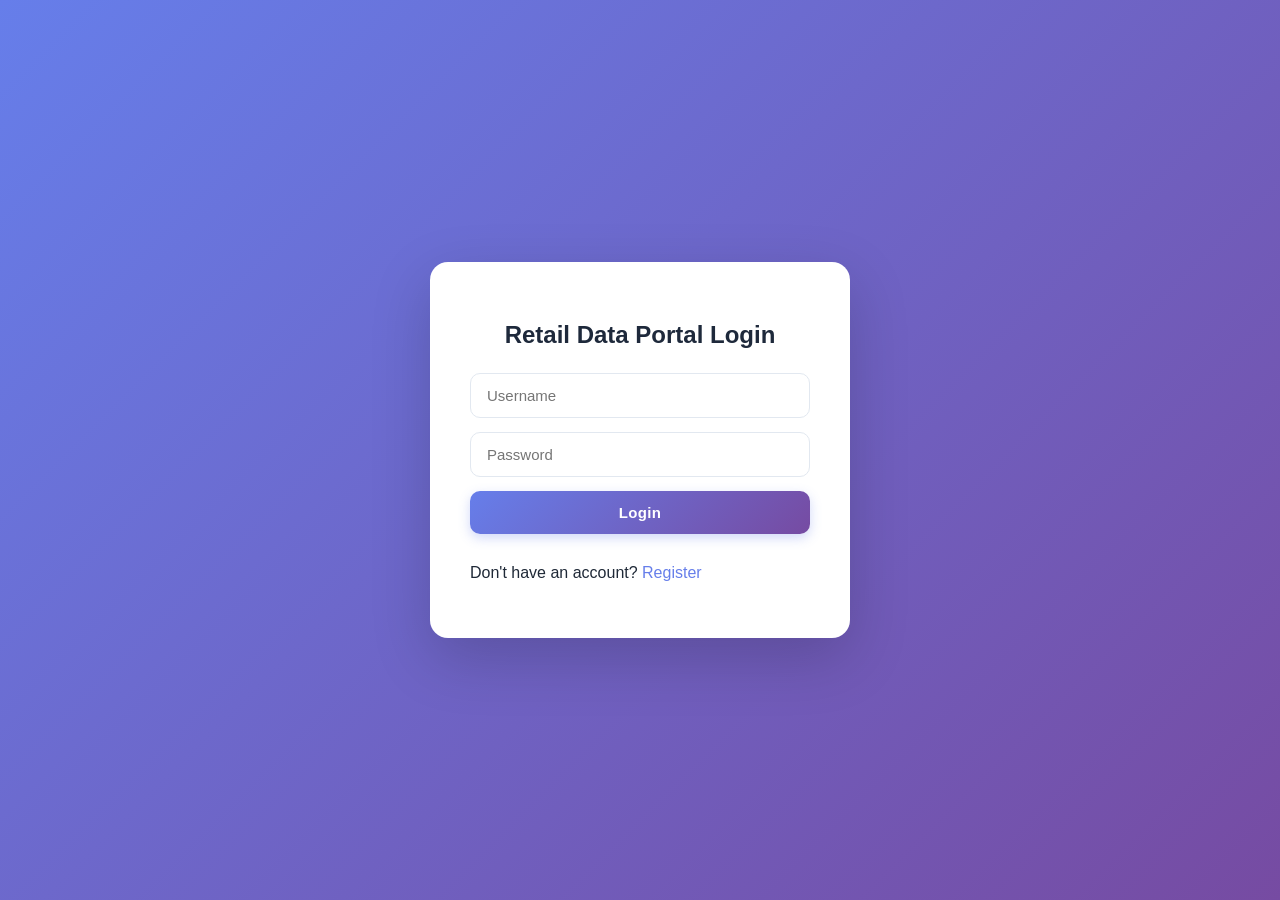
<file: index.html>
<!DOCTYPE html>
<html>
<head>
    <title>Login</title>
    <link rel="stylesheet" href="style.css">
</head>
<body class="center-page">
    <div class="card">
        <h2>Retail Data Portal Login</h2>
        <input type="text" id="loginUsername" placeholder="Username">
        <input type="password" id="loginPassword" placeholder="Password">
        <button onclick="loginUser()">Login</button>
        <p>Don't have an account? <a href="register.html">Register</a></p>
    </div>
    <script src="script.js"></script>
</body>
</html>
</file>
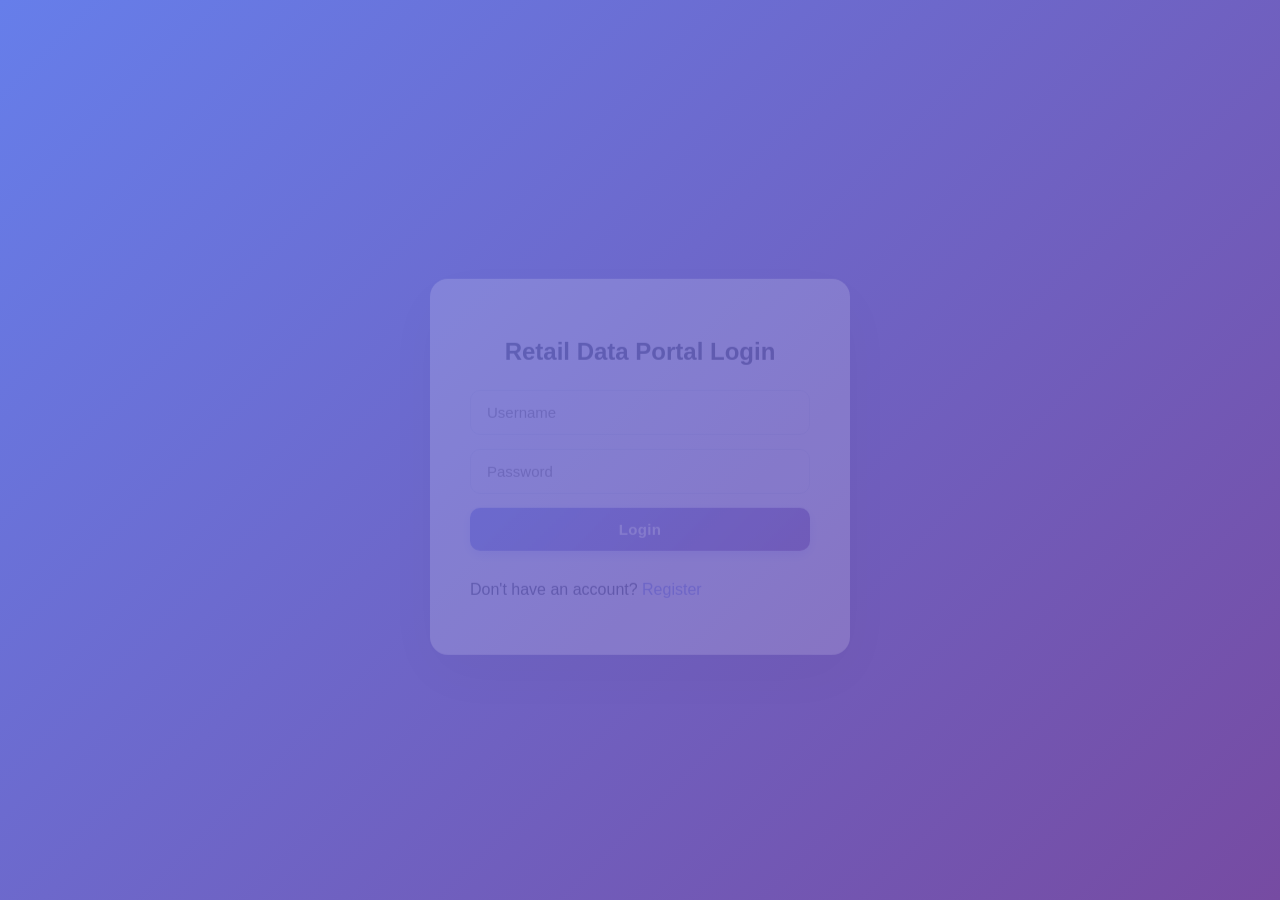
<file: portal.html>
<!DOCTYPE html>
<html>
<head>
    <title>Portal</title>
    <link rel="stylesheet" href="style.css">
</head>
<body onload="loadPortalUser()">
    <div class="topbar">
        <div>Welcome, <span id="welcomeUser"></span></div>
        <button onclick="logoutUser()">Logout</button>
    </div>

    <div class="page-container">
        <div class="option-grid">
            <div class="option-box">
                <h3>Explore Dashboard Insights</h3>
                <button onclick="window.location.href='dashboard.html'">Open Dashboard</button>
            </div>
            <div class="option-box">
                <h3>Search Data</h3>
                <button onclick="window.location.href='search.html'">Search Household Data</button>
            </div>
            <div class="option-box">
                <h3>Upload New Data</h3>
                <button onclick="window.location.href='upload.html'">Upload Files</button>
            </div>
        </div>
    </div>

    <script src="script.js"></script>
</body>
</html>
</file>
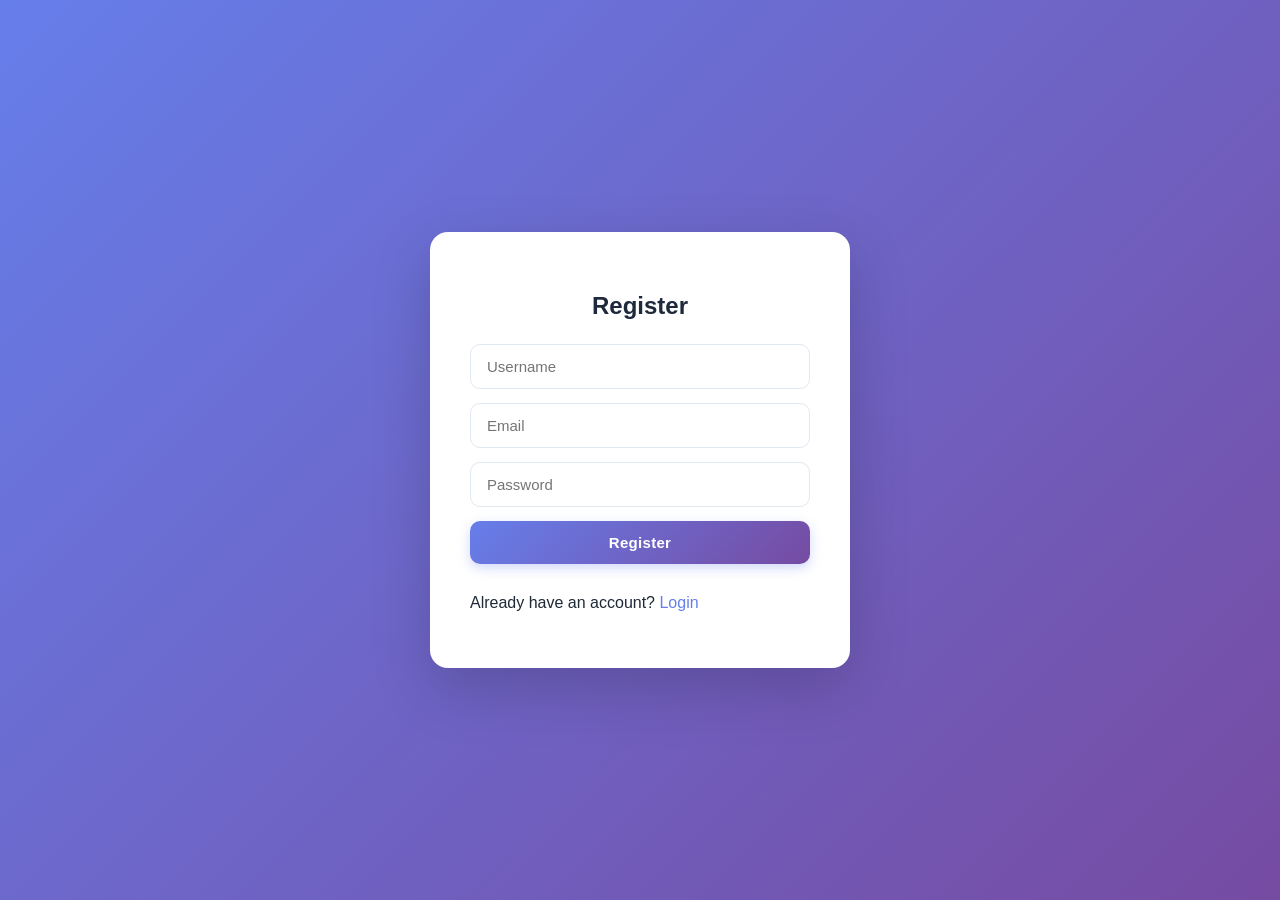
<file: register.html>
<!DOCTYPE html>
<html>
<head>
    <title>Register</title>
    <link rel="stylesheet" href="style.css">
</head>
<body class="center-page">
    <div class="card">
        <h2>Register</h2>
        <input type="text" id="regUsername" placeholder="Username">
        <input type="email" id="regEmail" placeholder="Email">
        <input type="password" id="regPassword" placeholder="Password">
        <button onclick="registerUser()">Register</button>
        <p>Already have an account? <a href="index.html">Login</a></p>
    </div>
    <script src="script.js"></script>
</body>
</html>
</file>
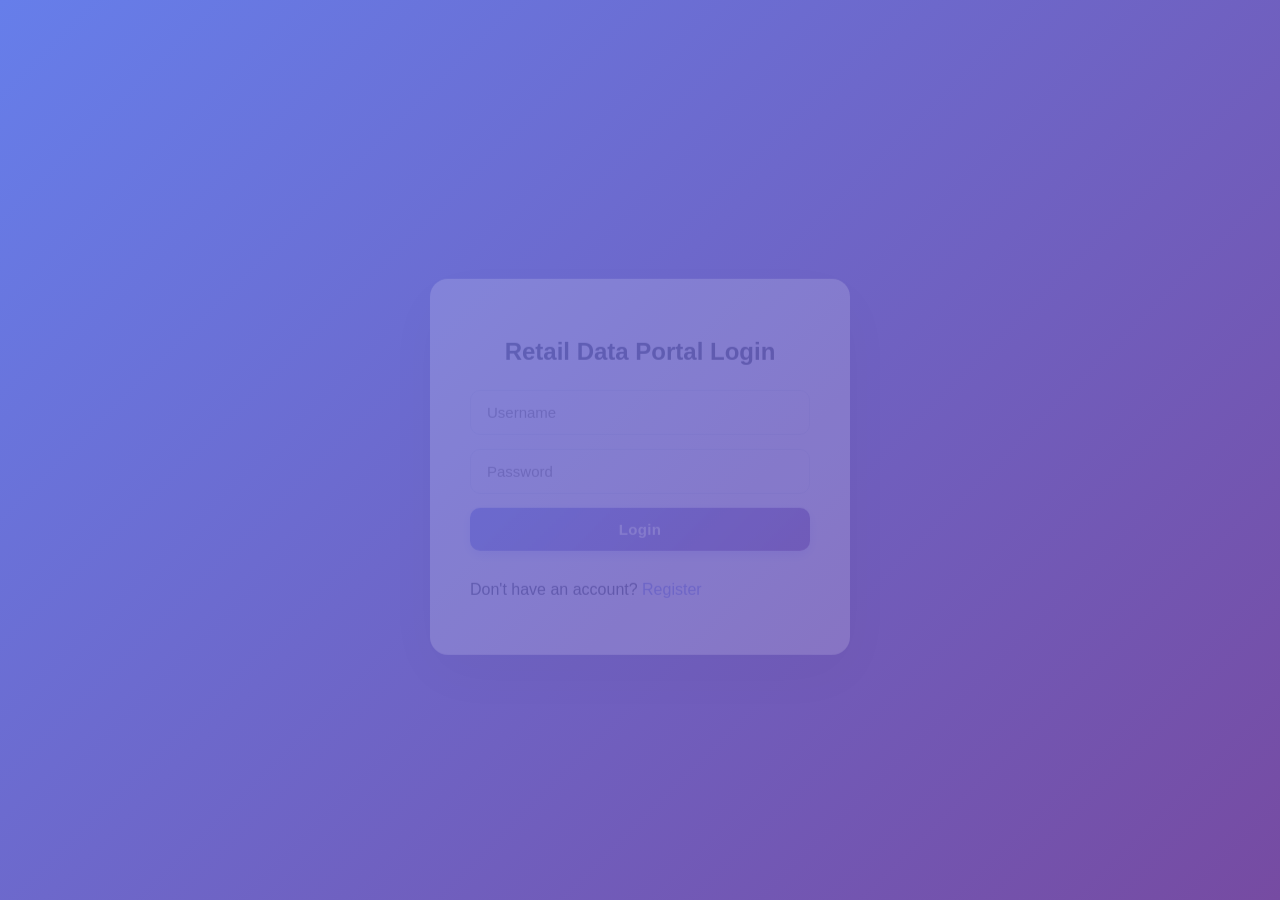
<file: search.html>
<!DOCTYPE html>
<html>
<head>
    <title>Search Data</title>
    <link rel="stylesheet" href="style.css">
</head>
<body onload="loadPortalUser()">
    <div class="topbar">
        <div>Welcome, <span id="welcomeUser"></span></div>
        <button onclick="window.location.href='portal.html'">Back to Portal</button>
    </div>

    <div class="page-container">
        <div class="section">
            <h3>Search Household Data</h3>
            <input type="number" id="householdId" placeholder="Enter Household ID">
            <button onclick="searchHouseholdData()">Search</button>
            <div id="searchOutput"></div>
        </div>
    </div>

    <script src="script.js"></script>
</body>
</html>
</file>
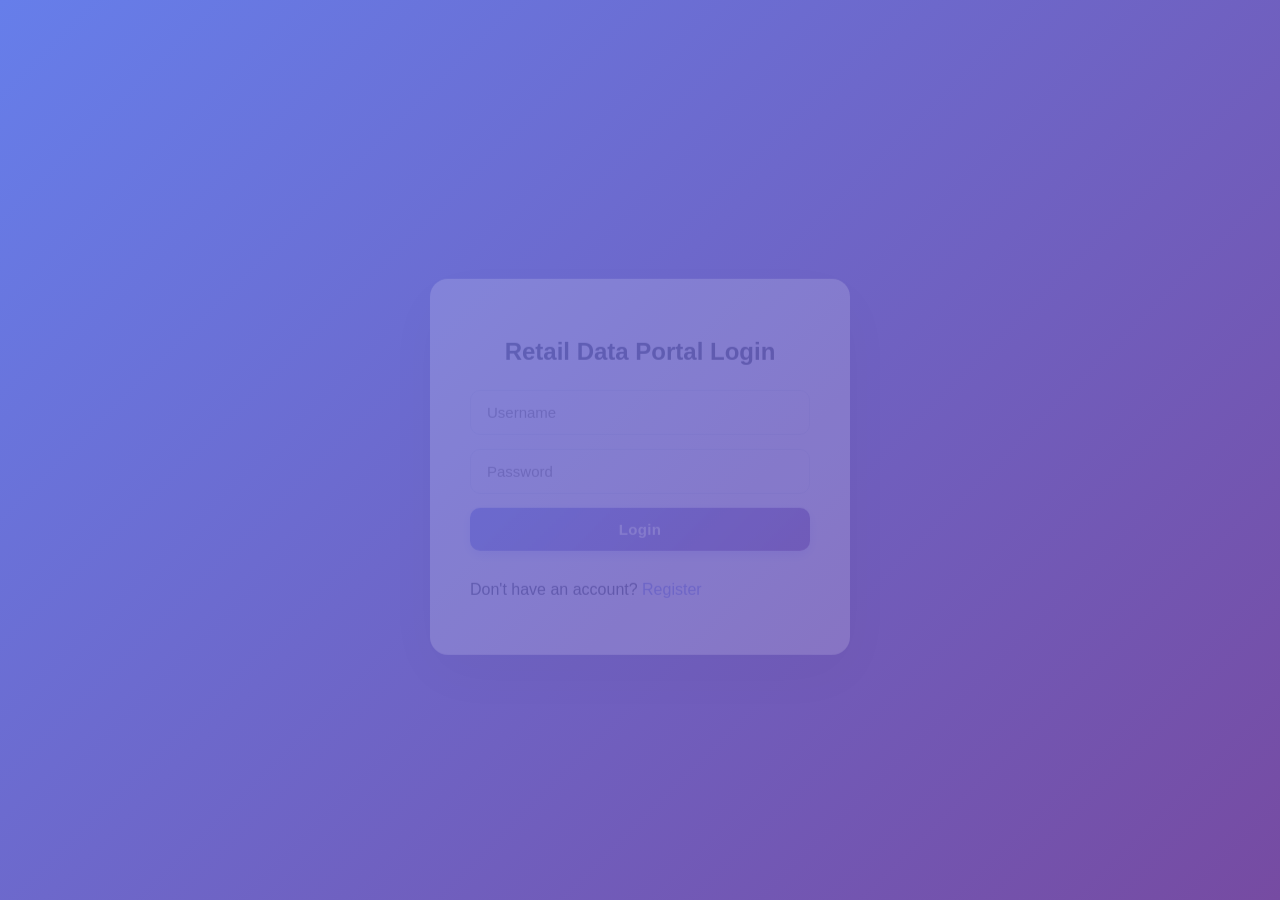
<file: upload.html>
<!DOCTYPE html>
<html>
<head>
    <title>Upload Data</title>
    <link rel="stylesheet" href="style.css">
</head>
<body onload="loadPortalUser()">
    <div class="topbar">
        <div>Welcome, <span id="welcomeUser"></span></div>
        <button onclick="window.location.href='portal.html'">Back to Portal</button>
    </div>

    <div class="page-container">
        <div class="section">
            <h3>Upload New Data</h3>
            <input type="file" id="dataFile">
            <button onclick="uploadDataFile()">Upload</button>
            <p id="uploadMessage"></p>
        </div>
    </div>

    <script src="script.js"></script>
</body>
</html>
</file>
<file: style.css>
* { box-sizing: border-box; }

body {
    font-family: 'Inter', 'Segoe UI', Arial, sans-serif;
    margin: 0;
    background: linear-gradient(135deg, #f4f7fb 0%, #e8eef9 100%);
    color: #1f2937;
    min-height: 100vh;
}

.center-page {
    display: flex;
    justify-content: center;
    align-items: center;
    min-height: 100vh;
    background: linear-gradient(135deg, #667eea 0%, #764ba2 100%);
    padding: 20px;
}

.card {
    background: white;
    padding: 40px;
    border-radius: 18px;
    box-shadow: 0 20px 60px rgba(0,0,0,0.18);
    width: 100%;
    max-width: 420px;
    animation: slideUp 0.5s ease-out;
}

@keyframes slideUp {
    from { opacity: 0; transform: translateY(20px); }
    to { opacity: 1; transform: translateY(0); }
}

.card h2, .card h3 {
    text-align: center;
    margin-bottom: 24px;
    color: #1e293b;
    font-weight: 700;
}

input, button {
    width: 100%;
    padding: 13px 16px;
    margin-bottom: 14px;
    border-radius: 10px;
    border: 1.5px solid #e2e8f0;
    font-size: 15px;
    transition: all 0.2s;
}

input:focus {
    outline: none;
    border-color: #667eea;
    box-shadow: 0 0 0 3px rgba(102, 126, 234, 0.15);
}

button {
    background: linear-gradient(135deg, #667eea 0%, #764ba2 100%);
    color: white;
    border: none;
    cursor: pointer;
    font-weight: 600;
    letter-spacing: 0.3px;
    box-shadow: 0 4px 12px rgba(102, 126, 234, 0.3);
}

button:hover {
    transform: translateY(-1px);
    box-shadow: 0 6px 18px rgba(102, 126, 234, 0.45);
}

button:active { transform: translateY(0); }

a {
    color: #667eea;
    text-decoration: none;
    font-weight: 500;
}

a:hover { text-decoration: underline; }

.topbar {
    background: linear-gradient(135deg, #1e293b 0%, #334155 100%);
    color: white;
    padding: 18px 32px;
    display: flex;
    justify-content: space-between;
    align-items: center;
    box-shadow: 0 2px 12px rgba(0,0,0,0.1);
}

.topbar div { font-size: 16px; font-weight: 500; }
.topbar span { color: #93c5fd; font-weight: 700; }

.topbar button {
    width: auto;
    margin: 0;
    background: white;
    color: #1e293b;
    padding: 9px 20px;
    box-shadow: none;
    font-size: 14px;
}

.topbar button:hover {
    background: #f1f5f9;
    transform: none;
    box-shadow: 0 2px 8px rgba(0,0,0,0.15);
}

.page-container {
    max-width: 1200px;
    margin: 30px auto;
    padding: 0 24px;
}

.option-grid {
    display: grid;
    grid-template-columns: repeat(3, 1fr);
    gap: 24px;
}

.option-box {
    background: white;
    border-radius: 14px;
    padding: 36px 24px;
    box-shadow: 0 4px 20px rgba(0,0,0,0.06);
    text-align: center;
    transition: all 0.25s;
    border: 1px solid #e5e7eb;
}

.option-box:hover {
    transform: translateY(-4px);
    box-shadow: 0 12px 30px rgba(102,126,234,0.18);
    border-color: #667eea;
}

.option-box h3 {
    margin-bottom: 12px;
    color: #1e293b;
}

.section {
    background: white;
    padding: 28px;
    border-radius: 14px;
    margin-bottom: 24px;
    box-shadow: 0 4px 16px rgba(0,0,0,0.06);
    border: 1px solid #f1f5f9;
}

.section h2 {
    margin-top: 0;
    color: #1e293b;
    font-size: 22px;
    border-left: 4px solid #667eea;
    padding-left: 12px;
}

.section h3 {
    color: #334155;
    margin-top: 24px;
    font-size: 17px;
}

.dashboard-grid {
    display: grid;
    grid-template-columns: repeat(5, 1fr);
    gap: 16px;
    margin-top: 18px;
    margin-bottom: 8px;
}

.metric-box {
    background: linear-gradient(135deg, #eef2ff 0%, #e0e7ff 100%);
    border-left: 4px solid #667eea;
    padding: 18px 14px;
    border-radius: 10px;
    text-align: center;
    font-weight: 600;
    font-size: 14px;
    color: #1e293b;
    transition: transform 0.2s;
}

.metric-box:hover { transform: translateY(-2px); }

table {
    width: 100%;
    border-collapse: separate;
    border-spacing: 0;
    margin-top: 16px;
    border-radius: 10px;
    overflow: hidden;
    box-shadow: 0 2px 8px rgba(0,0,0,0.05);
}

table, th, td { border: none; }

th {
    background: linear-gradient(135deg, #667eea 0%, #764ba2 100%);
    color: white;
    padding: 12px 10px;
    font-weight: 600;
    text-align: center;
    font-size: 14px;
}

td {
    padding: 10px;
    text-align: center;
    border-bottom: 1px solid #f1f5f9;
    font-size: 14px;
}

tr:nth-child(even) td { background: #f9fafb; }
tr:hover td { background: #eef2ff; }

.analysis-box {
    background: #f9fafb;
    padding: 18px;
    border-radius: 10px;
    margin-top: 15px;
    border: 1px solid #e5e7eb;
}

.chart-wrap {
    max-width: 700px;
    height: 320px;
    margin: 20px auto;
}

ul { padding-left: 22px; line-height: 1.8; }
li { color: #334155; }

@media (max-width: 900px) {
    .dashboard-grid,
    .option-grid {
        grid-template-columns: 1fr;
    }
    .page-container { padding: 0 16px; }
    .section { padding: 20px; }
}
</file>
